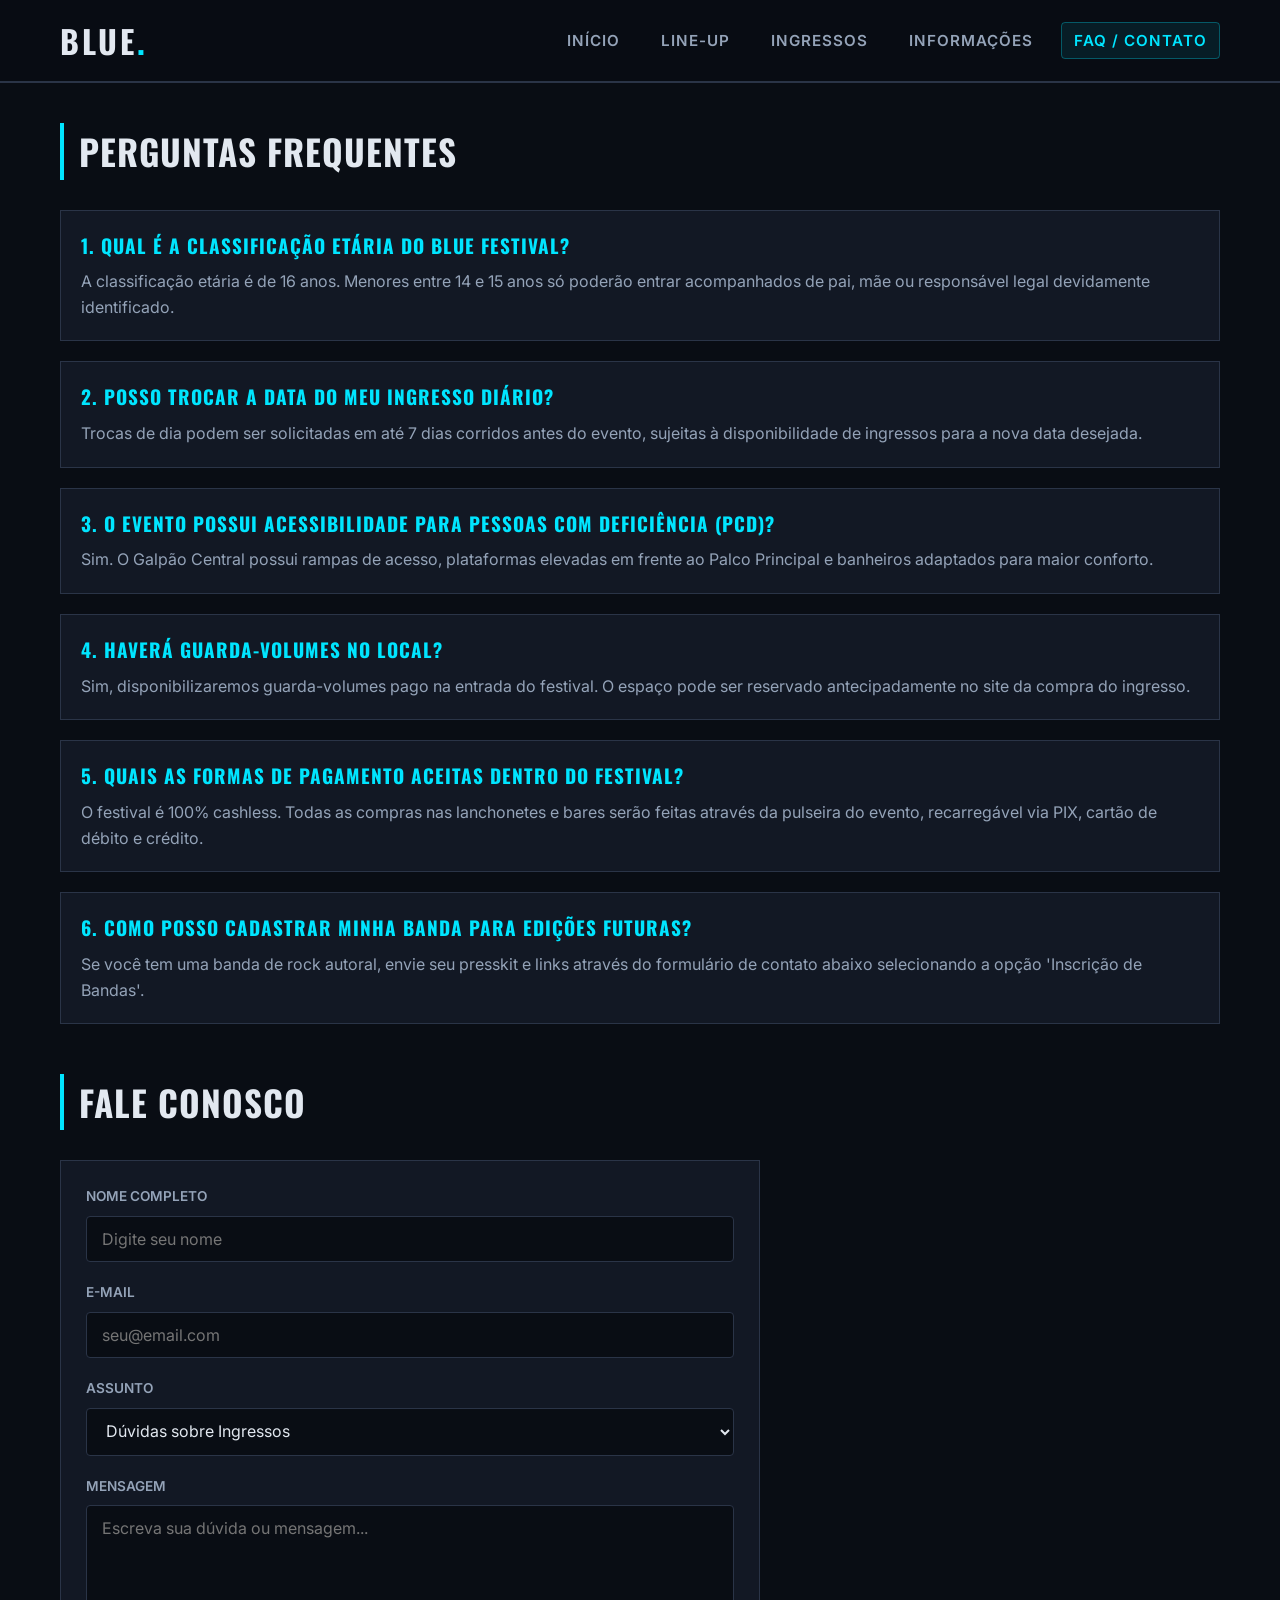
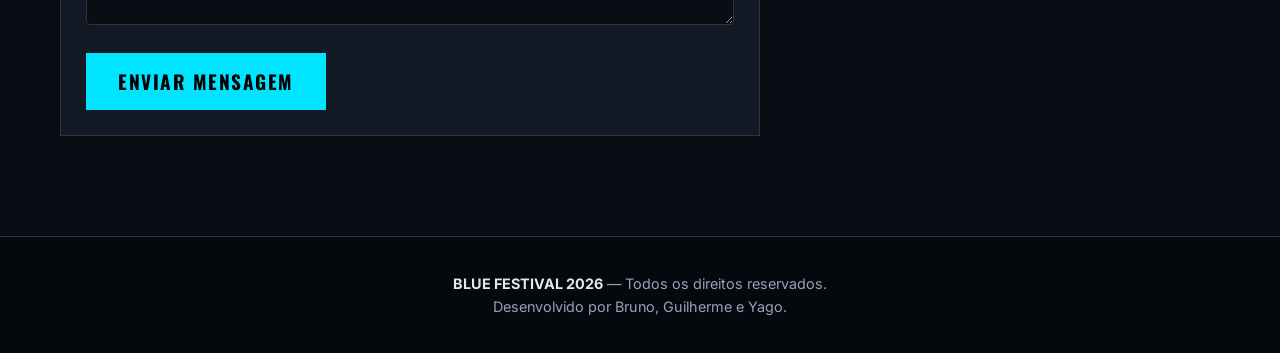
<file: faq.html>
<!DOCTYPE html>
<html lang="pt-BR">
<head>
  <meta charset="UTF-8">
  <meta name="viewport" content="width=device-width, initial-scale=1.0">
  <title>BLUE Festival 2026 | FAQ e Contato</title>
  <link rel="stylesheet" href="style.css">
</head>
<body>

  <header>
    <div class="header-container">
      <div class="logo">BLUE<span>.</span></div>
      <nav>
        <ul>
          <li><a href="index.html">Início</a></li>
          <li><a href="lineup.html">Line-up</a></li>
          <li><a href="ingressos.html">Ingressos</a></li>
          <li><a href="informacoes.html">Informações</a></li>
          <li><a href="faq.html" class="active">FAQ / Contato</a></li>
        </ul>
      </nav>
    </div>
  </header>

  <main>
    <h2 class="section-title">Perguntas Frequentes</h2>

    <div style="margin-bottom: 50px;">
      
      <div class="faq-item">
        <h3>1. Qual é a classificação etária do BLUE Festival?</h3>
        <p style="color: var(--text-muted);">A classificação etária é de 16 anos. Menores entre 14 e 15 anos só poderão entrar acompanhados de pai, mãe ou responsável legal devidamente identificado.</p>
      </div>

      <div class="faq-item">
        <h3>2. Posso trocar a data do meu ingresso diário?</h3>
        <p style="color: var(--text-muted);">Trocas de dia podem ser solicitadas em até 7 dias corridos antes do evento, sujeitas à disponibilidade de ingressos para a nova data desejada.</p>
      </div>

      <div class="faq-item">
        <h3>3. O evento possui acessibilidade para Pessoas com Deficiência (PCD)?</h3>
        <p style="color: var(--text-muted);">Sim. O Galpão Central possui rampas de acesso, plataformas elevadas em frente ao Palco Principal e banheiros adaptados para maior conforto.</p>
      </div>

      <div class="faq-item">
        <h3>4. Haverá guarda-volumes no local?</h3>
        <p style="color: var(--text-muted);">Sim, disponibilizaremos guarda-volumes pago na entrada do festival. O espaço pode ser reservado antecipadamente no site da compra do ingresso.</p>
      </div>

      <div class="faq-item">
        <h3>5. Quais as formas de pagamento aceitas dentro do festival?</h3>
        <p style="color: var(--text-muted);">O festival é 100% cashless. Todas as compras nas lanchonetes e bares serão feitas através da pulseira do evento, recarregável via PIX, cartão de débito e crédito.</p>
      </div>

      <div class="faq-item">
        <h3>6. Como posso cadastrar minha banda para edições futuras?</h3>
        <p style="color: var(--text-muted);">Se você tem uma banda de rock autoral, envie seu presskit e links através do formulário de contato abaixo selecionando a opção 'Inscrição de Bandas'.</p>
      </div>

    </div>

    <h2 class="section-title">Fale Conosco</h2>

    <div class="card" style="max-width: 700px;">
      <form action="#" method="POST" onclick="return false;">
        <div class="form-group">
          <label for="nome">Nome Completo</label>
          <input type="text" id="nome" class="form-control" placeholder="Digite seu nome" required>
        </div>

        <div class="form-group">
          <label for="email">E-mail</label>
          <input type="email" id="email" class="form-control" placeholder="seu@email.com" required>
        </div>

        <div class="form-group">
          <label for="assunto">Assunto</label>
          <select id="assunto" class="form-control">
            <label>Selecione o assunto</label>
            <option>Dúvidas sobre Ingressos</option>
            <option>Acessibilidade / PCD</option>
            <option>Inscrição de Bandas</option>
            <option>Imprensa e Parcerias</option>
          </select>
        </div>

        <div class="form-group">
          <label for="mensagem">Mensagem</label>
          <textarea id="mensagem" class="form-control" placeholder="Escreva sua dúvida ou mensagem..." required></textarea>
        </div>

        <button type="submit" class="btn-primary">Enviar Mensagem</button>
      </form>
    </div>

  </main>

  <footer>
    <p><strong>BLUE FESTIVAL 2026</strong> — Todos os direitos reservados.</p>
    <p>Desenvolvido por Bruno, Guilherme e Yago.</p>
  </footer>

</body>
</html>
</file>
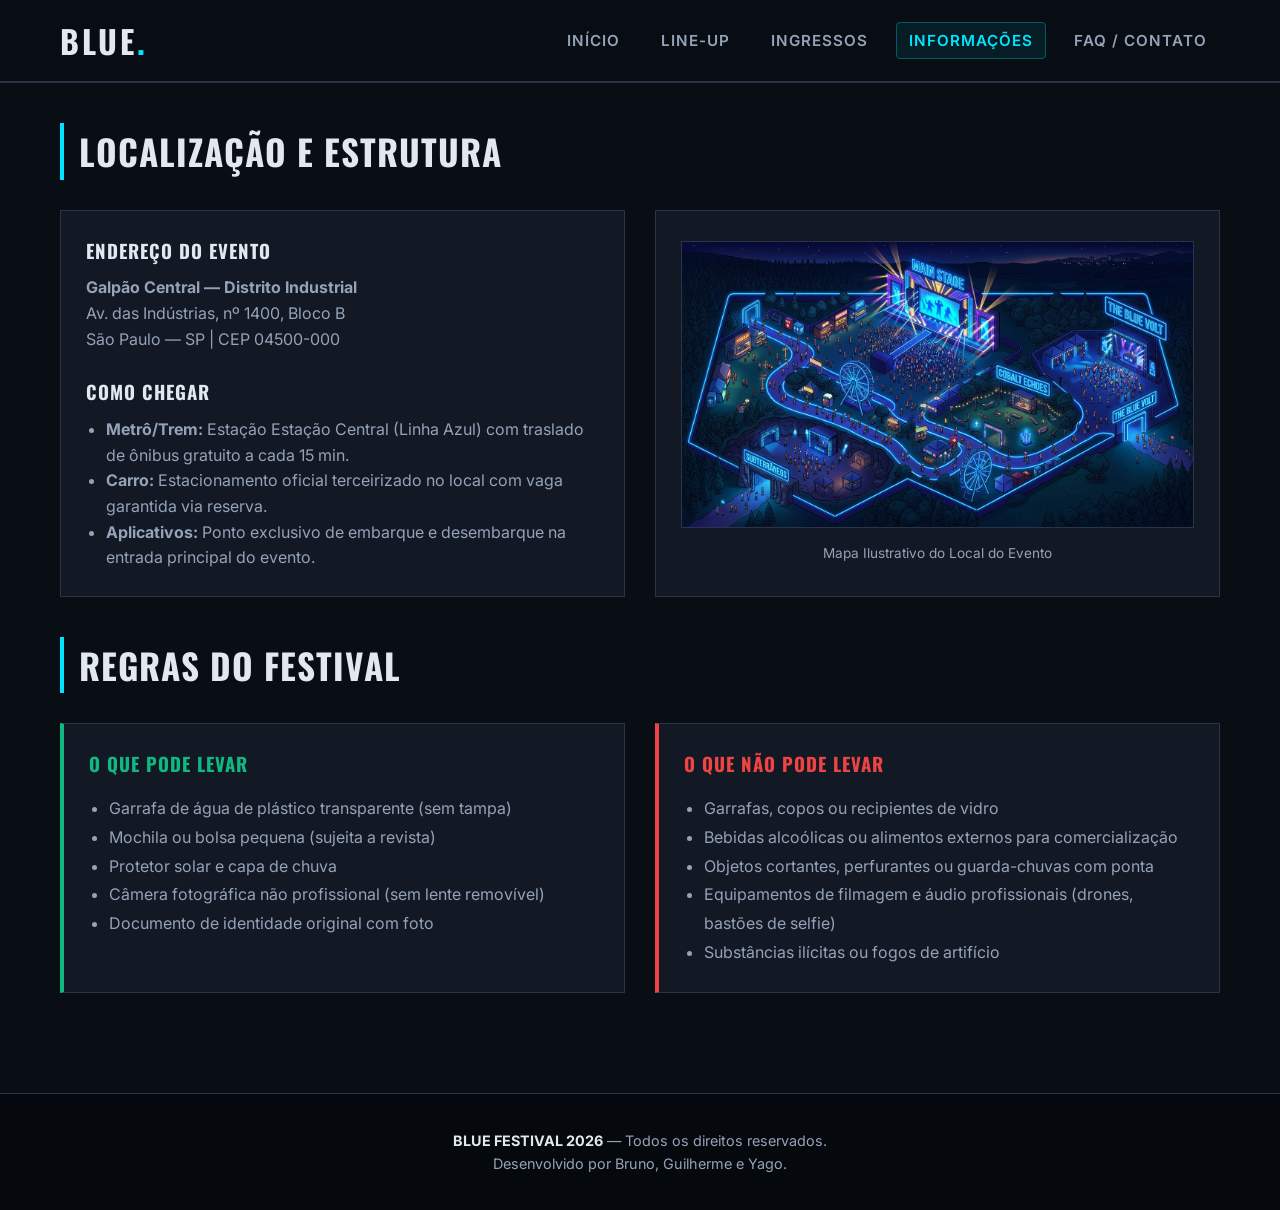
<file: informacoes.html>
<!DOCTYPE html>
<html lang="pt-BR">
<head>
  <meta charset="UTF-8">
  <meta name="viewport" content="width=device-width, initial-scale=1.0">
  <title>BLUE Festival 2026 | Informações</title>
  <link rel="stylesheet" href="style.css">
</head>
<body>

  <header>
    <div class="header-container">
      <div class="logo">BLUE<span>.</span></div>
      <nav>
        <ul>
          <li><a href="index.html">Início</a></li>
          <li><a href="lineup.html">Line-up</a></li>
          <li><a href="ingressos.html">Ingressos</a></li>
          <li><a href="informacoes.html" class="active">Informações</a></li>
          <li><a href="faq.html">FAQ / Contato</a></li>
        </ul>
      </nav>
    </div>
  </header>

  <main>
    <h2 class="section-title">Localização e Estrutura</h2>

    <div class="grid-2" style="margin-bottom: 40px;">
      <div class="card">
        <h3>Endereço do Evento</h3>
        <p style="margin-top: 10px; color: var(--text-muted);">
          <strong>Galpão Central — Distrito Industrial</strong><br>
          Av. das Indústrias, nº 1400, Bloco B<br>
          São Paulo — SP | CEP 04500-000
        </p>

        <h3 style="margin-top: 25px;">Como Chegar</h3>
        <ul style="margin-top: 10px; color: var(--text-muted); padding-left: 20px;">
          <li><strong>Metrô/Trem:</strong> Estação Estação Central (Linha Azul) com traslado de ônibus gratuito a cada 15 min.</li>
          <li><strong>Carro:</strong> Estacionamento oficial terceirizado no local com vaga garantida via reserva.</li>
          <li><strong>Aplicativos:</strong> Ponto exclusivo de embarque e desembarque na entrada principal do evento.</li>
        </ul>
      </div>

      <div class="card" style="text-align: center; display: flex; flex-direction: column; justify-content: center; align-items: center;">
        <img src="img/map.png" alt="Mapa do Festival BLUE" style="max-width: 100%; height: auto; border: 1px solid var(--border-color); background-color: #1a2332;">
        <p style="margin-top: 15px; font-size: 0.85rem; color: var(--text-muted);">Mapa Ilustrativo do Local do Evento</p>
      </div>
    </div>

    <h2 class="section-title">Regras do Festival</h2>

    <div class="grid-2">
      <div class="card" style="border-left: 4px solid #10b981;">
        <h3 style="color: #10b981;">O que PODE levar</h3>
        <ul style="margin-top: 15px; color: var(--text-muted); padding-left: 20px; line-height: 1.8;">
          <li>Garrafa de água de plástico transparente (sem tampa)</li>
          <li>Mochila ou bolsa pequena (sujeita a revista)</li>
          <li>Protetor solar e capa de chuva</li>
          <li>Câmera fotográfica não profissional (sem lente removível)</li>
          <li>Documento de identidade original com foto</li>
        </ul>
      </div>

      <div class="card" style="border-left: 4px solid #ef4444;">
        <h3 style="color: #ef4444;">O que NÃO PODE levar</h3>
        <ul style="margin-top: 15px; color: var(--text-muted); padding-left: 20px; line-height: 1.8;">
          <li>Garrafas, copos ou recipientes de vidro</li>
          <li>Bebidas alcoólicas ou alimentos externos para comercialização</li>
          <li>Objetos cortantes, perfurantes ou guarda-chuvas com ponta</li>
          <li>Equipamentos de filmagem e áudio profissionais (drones, bastões de selfie)</li>
          <li>Substâncias ilícitas ou fogos de artifício</li>
        </ul>
      </div>
    </div>

  </main>

  <footer>
    <p><strong>BLUE FESTIVAL 2026</strong> — Todos os direitos reservados.</p>
    <p>Desenvolvido por Bruno, Guilherme e Yago.</p>
  </footer>

</body>
</html>
</file>
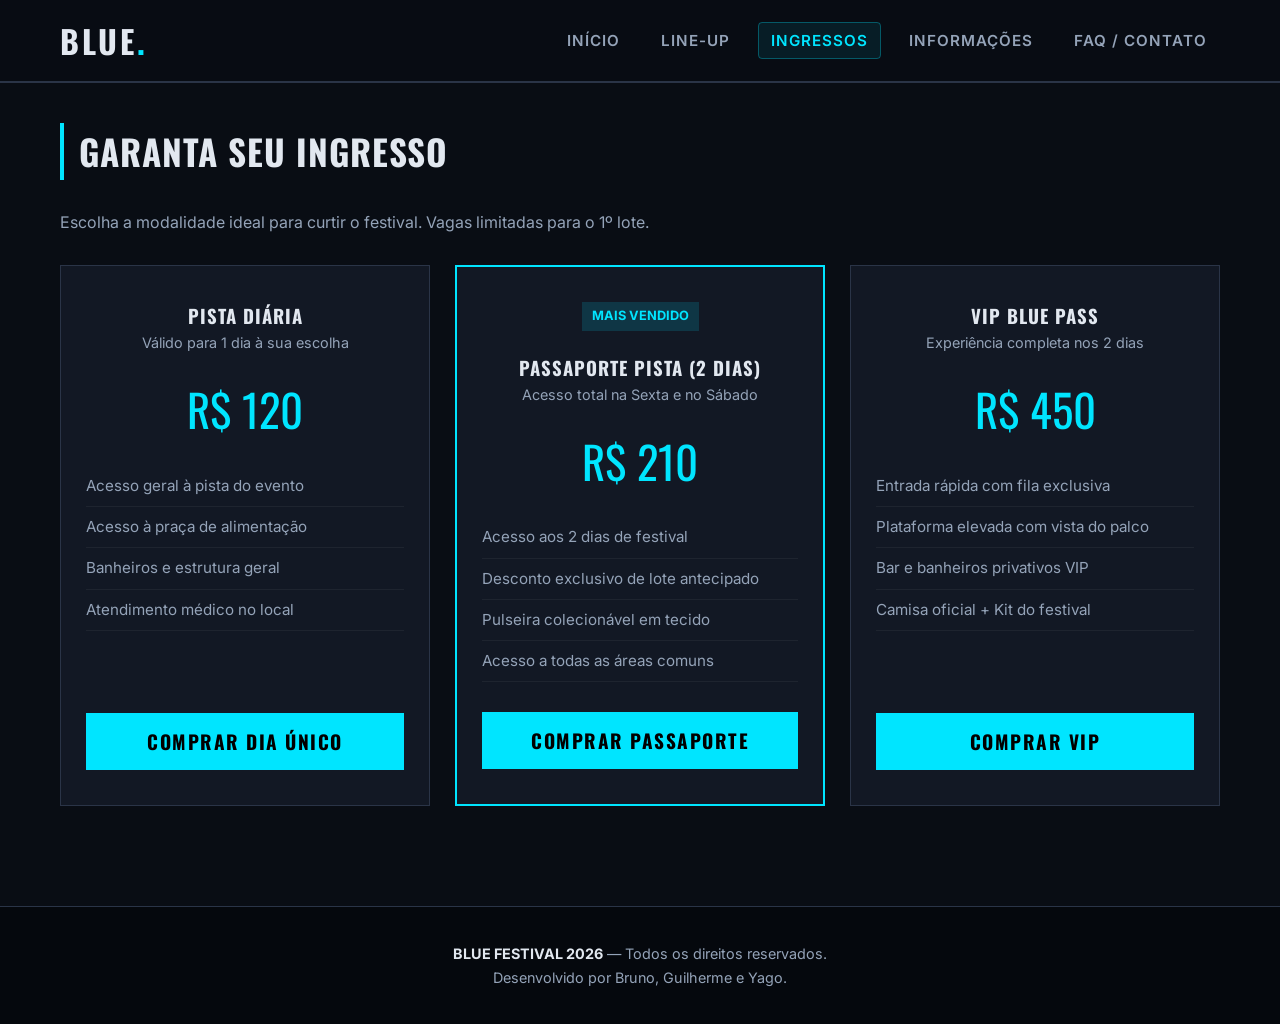
<file: ingressos.html>
<!DOCTYPE html>
<html lang="pt-BR">
<head>
  <meta charset="UTF-8">
  <meta name="viewport" content="width=device-width, initial-scale=1.0">
  <title>BLUE Festival 2026 | Ingressos</title>
  <link rel="stylesheet" href="style.css">
</head>
<body>

  <header>
    <div class="header-container">
      <div class="logo">BLUE<span>.</span></div>
      <nav>
        <ul>
          <li><a href="index.html">Início</a></li>
          <li><a href="lineup.html">Line-up</a></li>
          <li><a href="ingressos.html" class="active">Ingressos</a></li>
          <li><a href="informacoes.html">Informações</a></li>
          <li><a href="faq.html">FAQ / Contato</a></li>
        </ul>
      </nav>
    </div>
  </header>

  <main>
    <h2 class="section-title">Garanta Seu Ingresso</h2>
    <p style="margin-bottom: 30px; color: var(--text-muted);">
      Escolha a modalidade ideal para curtir o festival. Vagas limitadas para o 1º lote.
    </p>

    <div class="grid-3">
      
      <div class="ticket-card">
        <div>
          <h3>Pista Diária</h3>
          <p style="color: var(--text-muted); font-size: 0.9rem;">Válido para 1 dia à sua escolha</p>
          <div class="ticket-price">R$ 120</div>
          <ul class="ticket-features">
            <li>Acesso geral à pista do evento</li>
            <li>Acesso à praça de alimentação</li>
            <li>Banheiros e estrutura geral</li>
            <li>Atendimento médico no local</li>
          </ul>
        </div>
        <button class="btn-primary" style="width: 100%;">Comprar Dia Único</button>
      </div>

      <div class="ticket-card featured">
        <div>
          <span class="badge">Mais Vendido</span>
          <h3 style="margin-top: 10px;">Passaporte Pista (2 Dias)</h3>
          <p style="color: var(--text-muted); font-size: 0.9rem;">Acesso total na Sexta e no Sábado</p>
          <div class="ticket-price">R$ 210</div>
          <ul class="ticket-features">
            <li>Acesso aos 2 dias de festival</li>
            <li>Desconto exclusivo de lote antecipado</li>
            <li>Pulseira colecionável em tecido</li>
            <li>Acesso a todas as áreas comuns</li>
          </ul>
        </div>
        <button class="btn-primary" style="width: 100%;">Comprar Passaporte</button>
      </div>

      <div class="ticket-card">
        <div>
          <h3>VIP BLUE Pass</h3>
          <p style="color: var(--text-muted); font-size: 0.9rem;">Experiência completa nos 2 dias</p>
          <div class="ticket-price">R$ 450</div>
          <ul class="ticket-features">
            <li>Entrada rápida com fila exclusiva</li>
            <li>Plataforma elevada com vista do palco</li>
            <li>Bar e banheiros privativos VIP</li>
            <li>Camisa oficial + Kit do festival</li>
          </ul>
        </div>
        <button class="btn-primary" style="width: 100%;">Comprar VIP</button>
      </div>

    </div>
  </main>

  <footer>
    <p><strong>BLUE FESTIVAL 2026</strong> — Todos os direitos reservados.</p>
    <p>Desenvolvido por Bruno, Guilherme e Yago.</p>
  </footer>

</body>
</html>
</file>
<file: style.css>
/* ===================================================
   BLUE FESTIVAL 2026 - CSS OFICIAL COMPLETO (5 PÁGINAS)
   Equipe: Bruno, Bryan e Yago
   =================================================== */

   @import url('https://fonts.googleapis.com/css2?family=Inter:wght@300;400;600;700&family=Oswald:wght@500;700&display=swap');

   :root {
     --bg-main: #090d14;
     --bg-card: #121824;
     --bg-card-hover: #1b2436;
     --accent-cyan: #00e5ff;
     --text-primary: #e2e8f0;
     --text-muted: #94a3b8;
     --border-color: #2a3447;
     --font-title: 'Oswald', sans-serif;
     --font-body: 'Inter', sans-serif;
   }
   
   /* Reset Básico */
   * {
     margin: 0;
     padding: 0;
     box-sizing: border-box;
   }
   
   body {
     background-color: var(--bg-main);
     color: var(--text-primary);
     font-family: var(--font-body);
     line-height: 1.6;
     display: flex;
     flex-direction: column;
     min-height: 100vh;
   }
   
   main {
     flex: 1;
     padding: 40px 20px;
     max-width: 1200px;
     margin: 0 auto;
     width: 100%;
   }
   
   /* Tipografia */
   h1, h2, h3, h4 {
     font-family: var(--font-title);
     text-transform: uppercase;
     letter-spacing: 1px;
   }
   
   a {
     color: var(--accent-cyan);
     text-decoration: none;
     transition: all 0.2s ease;
   }
   
   img {
     max-width: 100%;
     height: auto;
     display: block;
   }
   
   /* Header e Navegação */
   header {
     background-color: rgba(9, 13, 20, 0.95);
     border-bottom: 2px solid var(--border-color);
     position: sticky;
     top: 0;
     z-index: 1000;
     backdrop-filter: blur(8px);
   }
   
   .header-container {
     max-width: 1200px;
     margin: 0 auto;
     display: flex;
     justify-content: space-between;
     align-items: center;
     padding: 15px 20px;
   }
   
   .logo {
     font-family: var(--font-title);
     font-size: 2rem;
     font-weight: 700;
     color: var(--text-primary);
     letter-spacing: 3px;
   }
   
   .logo span {
     color: var(--accent-cyan);
   }
   
   nav ul {
     display: flex;
     list-style: none;
     gap: 15px;
   }
   
   nav a {
     color: var(--text-muted);
     font-size: 0.95rem;
     font-weight: 600;
     text-transform: uppercase;
     letter-spacing: 1px;
     padding: 8px 12px;
     border-radius: 4px;
     border: 1px solid transparent;
   }
   
   nav a:hover,
   nav a.active {
     color: var(--accent-cyan);
     background-color: rgba(0, 229, 255, 0.08);
     border-color: rgba(0, 229, 255, 0.3);
   }
   
   /* Hero Section (Início) */
   .hero {
     text-align: center;
     padding: 80px 20px;
     background: linear-gradient(180deg, rgba(18, 24, 36, 0.85) 0%, rgba(9, 13, 20, 1) 100%),
                 url('img/hero-bg.jpg') center/cover no-repeat;
     border: 1px solid var(--border-color);
     margin-bottom: 50px;
   }
   
   .hero h1 {
     font-size: 3.8rem;
     color: var(--text-primary);
     margin-bottom: 10px;
   }
   
   .hero .subtitle {
     font-size: 1.25rem;
     color: var(--accent-cyan);
     margin-bottom: 25px;
     font-weight: 600;
   }
   
   .hero-info {
     display: flex;
     justify-content: center;
     gap: 30px;
     margin-bottom: 35px;
     font-size: 1.1rem;
     color: var(--text-muted);
   }
   
   .hero-info strong {
     color: var(--text-primary);
   }
   
   /* Botões */
   .btn-primary {
     display: inline-block;
     background-color: var(--accent-cyan);
     color: #000;
     font-family: var(--font-title);
     font-size: 1.2rem;
     padding: 14px 32px;
     font-weight: 700;
     text-transform: uppercase;
     border: none;
     cursor: pointer;
     letter-spacing: 1.5px;
     transition: transform 0.2s, box-shadow 0.2s;
     text-align: center;
   }
   
   .btn-primary:hover {
     transform: translateY(-2px);
     box-shadow: 0 0 15px rgba(0, 229, 255, 0.4);
   }
   
   /* Títulos de Secção */
   .section-title {
     font-size: 2.2rem;
     color: var(--text-primary);
     margin-bottom: 30px;
     border-left: 4px solid var(--accent-cyan);
     padding-left: 15px;
   }
   
   /* Layouts de Grelha */
   .grid-3 {
     display: grid;
     grid-template-columns: repeat(auto-fit, minmax(280px, 1fr));
     gap: 25px;
   }
   
   .grid-2 {
     display: grid;
     grid-template-columns: repeat(auto-fit, minmax(320px, 1fr));
     gap: 30px;
   }
   
   /* Cards */
   .card {
     background-color: var(--bg-card);
     border: 1px solid var(--border-color);
     padding: 25px;
     transition: border-color 0.2s, background-color 0.2s;
   }
   
   .card:hover {
     border-color: var(--accent-cyan);
     background-color: var(--bg-card-hover);
   }
   
   /* Badges */
   .badge {
     display: inline-block;
     background-color: rgba(0, 229, 255, 0.15);
     color: var(--accent-cyan);
     padding: 4px 10px;
     font-size: 0.8rem;
     font-weight: 700;
     text-transform: uppercase;
     margin-bottom: 12px;
   }
   
   /* Cards de Artistas (Line-up) */
   .artist-card {
     background-color: var(--bg-card);
     border: 1px solid var(--border-color);
     overflow: hidden;
     transition: border-color 0.2s, transform 0.2s;
   }
   
   .artist-card:hover {
     border-color: var(--accent-cyan);
     transform: translateY(-3px);
   }
   
   .artist-img {
     width: 100%;
     height: 240px;
     object-fit: cover;
     background-color: #1a2332;
   }
   
   .artist-content {
     padding: 20px;
   }
   
   .artist-content h3 {
     font-size: 1.6rem;
     margin-bottom: 10px;
     color: var(--text-primary);
   }
   
   .artist-detail {
     font-size: 0.95rem;
     color: var(--text-muted);
     margin-bottom: 5px;
   }
   
   /* Cards de Ingressos */
   .ticket-card {
     text-align: center;
     border: 1px solid var(--border-color);
     background-color: var(--bg-card);
     padding: 35px 25px;
     display: flex;
     flex-direction: column;
     justify-content: space-between;
   }
   
   .ticket-card.featured {
     border: 2px solid var(--accent-cyan);
     position: relative;
   }
   
   .ticket-price {
     font-family: var(--font-title);
     font-size: 2.8rem;
     color: var(--accent-cyan);
     margin: 20px 0;
   }
   
   .ticket-features {
     list-style: none;
     margin-bottom: 30px;
     text-align: left;
   }
   
   .ticket-features li {
     padding: 8px 0;
     border-bottom: 1px solid rgba(255, 255, 255, 0.05);
     color: var(--text-muted);
     font-size: 0.95rem;
   }
   
   /* FAQ e Formulário */
   .faq-item {
     margin-bottom: 20px;
     background-color: var(--bg-card);
     border: 1px solid var(--border-color);
     padding: 20px;
   }
   
   .faq-item h3 {
     color: var(--accent-cyan);
     font-size: 1.2rem;
     margin-bottom: 8px;
   }
   
   .form-group {
     margin-bottom: 20px;
   }
   
   .form-group label {
     display: block;
     margin-bottom: 8px;
     font-weight: 600;
     text-transform: uppercase;
     font-size: 0.85rem;
     color: var(--text-muted);
   }
   
   .form-control {
     width: 100%;
     padding: 12px 15px;
     background-color: var(--bg-main);
     border: 1px solid var(--border-color);
     color: var(--text-primary);
     font-family: var(--font-body);
     font-size: 1rem;
     border-radius: 4px;
   }
   
   .form-control:focus {
     outline: none;
     border-color: var(--accent-cyan);
   }
   
   textarea.form-control {
     resize: vertical;
     min-height: 120px;
   }
   
   /* Footer */
   footer {
     background-color: #05080d;
     border-top: 1px solid var(--border-color);
     padding: 35px 20px;
     text-align: center;
     color: var(--text-muted);
     font-size: 0.9rem;
     margin-top: 60px;
   }
   
   footer strong {
     color: var(--text-primary);
   }
   
   /* Responsividade */
   @media (max-width: 768px) {
     .header-container {
       flex-direction: column;
       gap: 15px;
     }
     
     nav ul {
       flex-wrap: wrap;
       justify-content: center;
       gap: 8px;
     }
     
     .hero h1 {
       font-size: 2.5rem;
     }
     
     .hero-info {
       flex-direction: column;
       gap: 8px;
     }
   }
</file>
